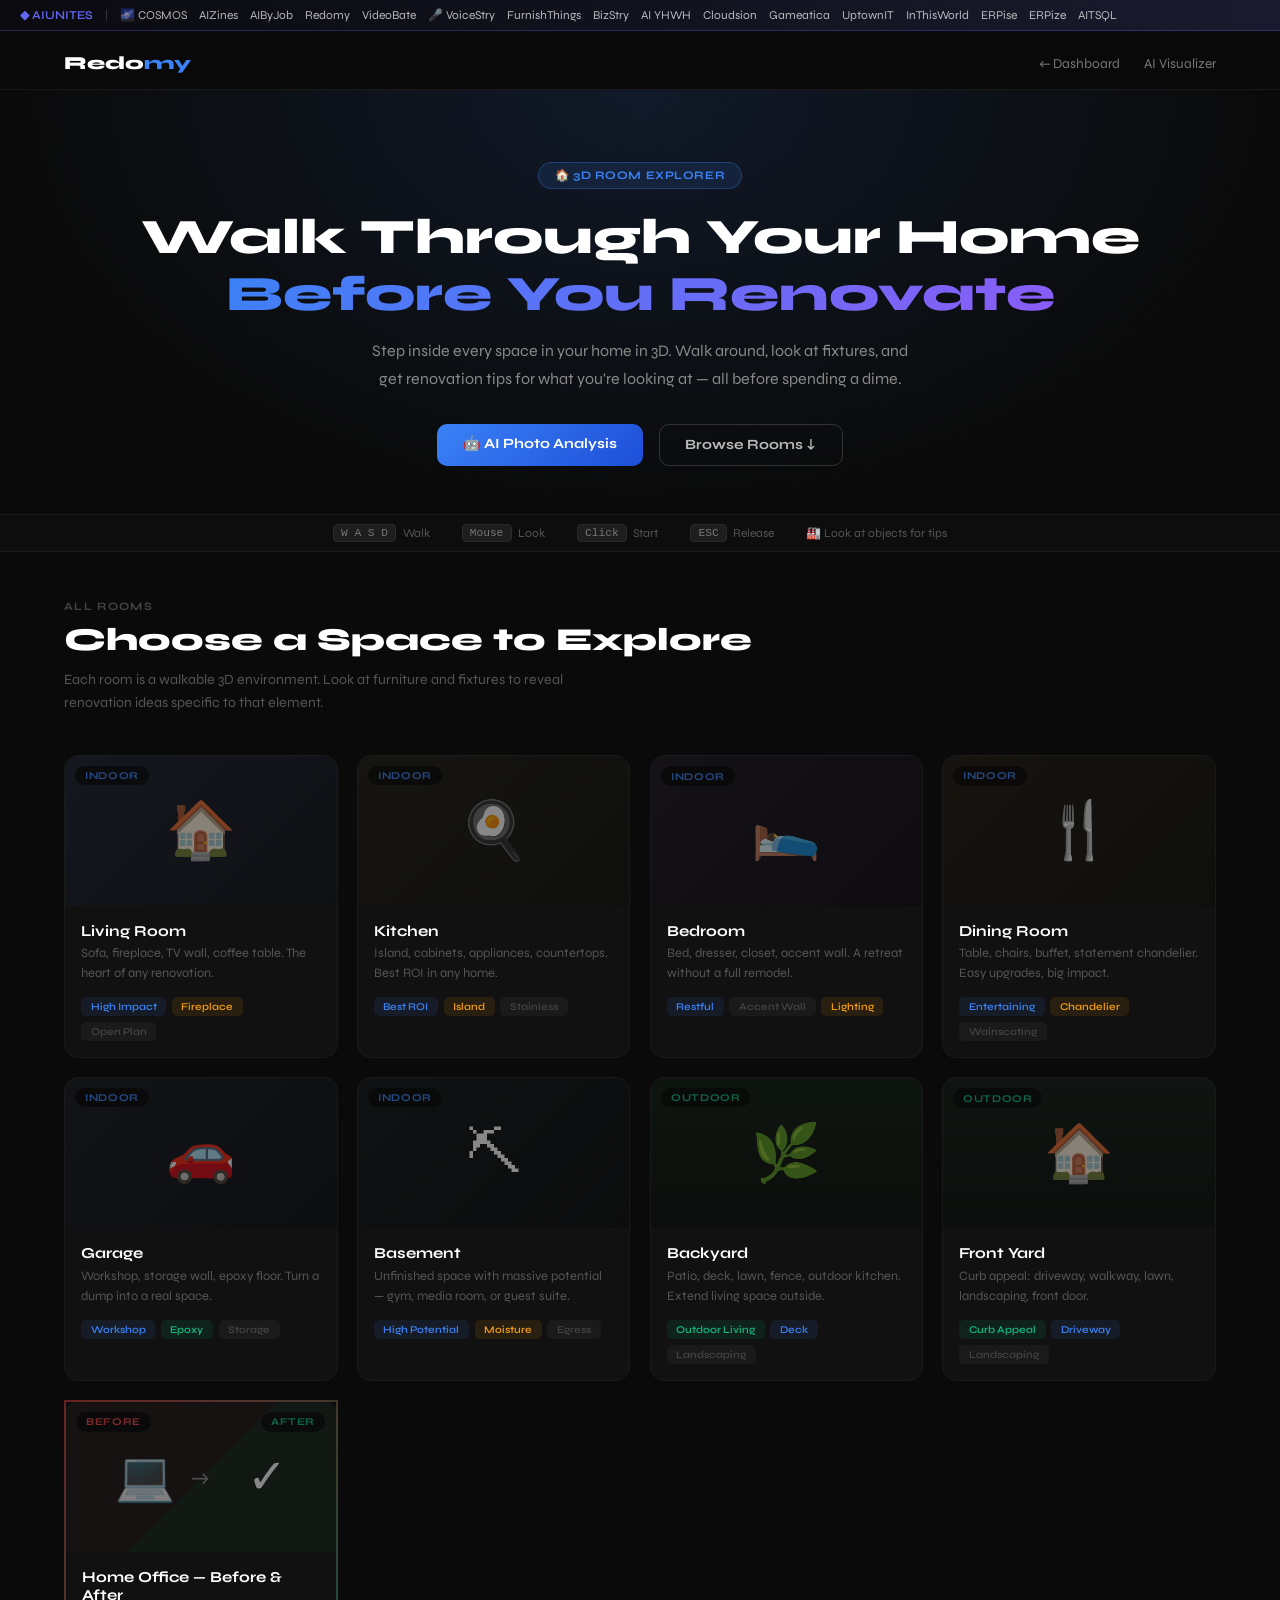
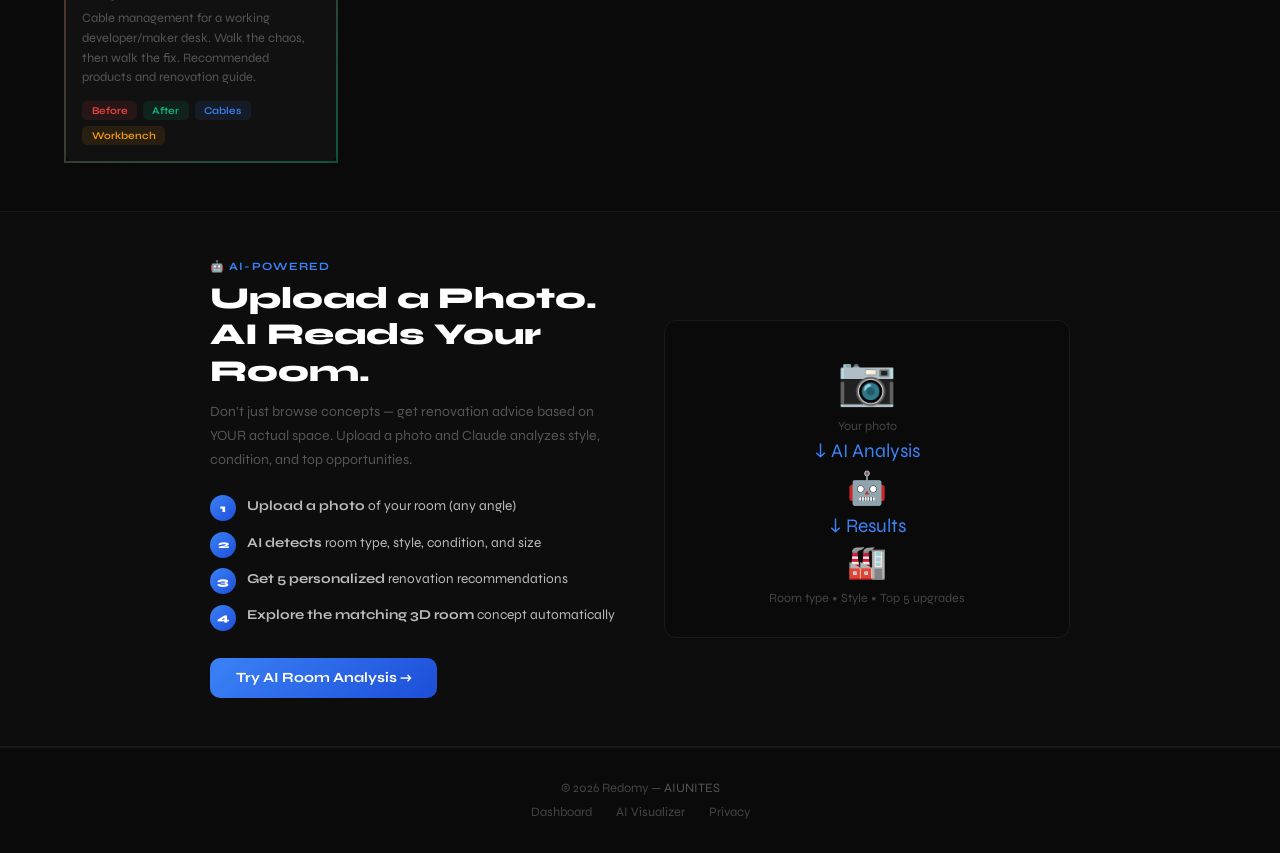
<file: rooms/index.html>
﻿<!DOCTYPE html>
<html lang="en">
<head>
  <meta charset="UTF-8">
  <script async src="https://www.googletagmanager.com/gtag/js?id=G-VP15KRLV6P"></script>
  <script>window.dataLayer=window.dataLayer||[];function gtag(){dataLayer.push(arguments);}gtag('js',new Date());gtag('config','G-VP15KRLV6P');</script>
  <script async src="https://pagead2.googlesyndication.com/pagead/js/adsbygoogle.js?client=ca-pub-4573596965267859" crossorigin="anonymous"></script>
  <meta name="viewport" content="width=device-width, initial-scale=1.0">
  <title>Walk Your Rooms in 3D — Redomy</title>
  <meta name="description" content="Walk through 3D versions of every room in your home. Get renovation ideas for living rooms, kitchens, bedrooms, garages, basements, backyards and more.">
  <link rel="canonical" href="https://redomy.com/rooms/">
  <link rel="preconnect" href="https://fonts.googleapis.com">
  <link rel="preconnect" href="https://fonts.gstatic.com" crossorigin>
  <link href="https://fonts.googleapis.com/css2?family=Syne:wght@400;600;700;800&display=swap" rel="stylesheet">
  <style>
    *{margin:0;padding:0;box-sizing:border-box}
    body{font-family:'Syne',-apple-system,sans-serif;background:#0a0a0a;color:#fff;padding-top:36px}
    a{text-decoration:none;color:inherit}
    .aiunites-bar a:hover,.aiunites-bar .cur{color:#fff!important}
    .aiunites-bar .cur{font-weight:600;text-decoration:underline;text-underline-offset:3px}
    .nav{display:flex;justify-content:space-between;align-items:center;padding:.9rem 5%;background:rgba(10,10,10,.95);backdrop-filter:blur(10px);border-bottom:1px solid #1a1a1a;position:sticky;top:36px;z-index:100}
    .logo{font-size:1.15rem;font-weight:800}.logo span{color:#3b82f6}
    .nav-links{display:flex;gap:1.5rem}.nav-links a{color:#777;font-size:.85rem;transition:color .2s}.nav-links a:hover{color:#fff}
    .hero{padding:4.5rem 5% 3rem;text-align:center;background:radial-gradient(ellipse at 50% 0%,rgba(59,130,246,.13) 0%,transparent 70%);border-bottom:1px solid #1a1a1a}
    .badge{display:inline-flex;align-items:center;gap:.5rem;padding:.35rem 1rem;border-radius:20px;font-size:.72rem;font-weight:700;background:rgba(59,130,246,.12);border:1px solid rgba(59,130,246,.3);color:#3b82f6;margin-bottom:1.25rem;letter-spacing:.05em;text-transform:uppercase}
    .hero h1{font-size:clamp(1.9rem,5vw,3.1rem);font-weight:800;line-height:1.15;margin-bottom:.9rem}
    .hero p{color:#888;max-width:540px;margin:0 auto 2rem;font-size:1rem;line-height:1.7}
    .hero-btns{display:flex;gap:1rem;justify-content:center;flex-wrap:wrap}
    .btn{padding:.72rem 1.6rem;border-radius:10px;font-weight:700;font-size:.88rem;font-family:inherit;border:none;cursor:pointer;transition:all .2s;display:inline-block}
    .btn-blue{background:linear-gradient(135deg,#3b82f6,#1d4ed8);color:#fff}
    .btn-blue:hover{transform:translateY(-2px);box-shadow:0 6px 20px rgba(59,130,246,.4)}
    .btn-out{border:1px solid #333;background:transparent;color:#bbb}
    .btn-out:hover{border-color:#3b82f6;color:#3b82f6}
    .ctrl-bar{background:#0d0d0d;border-bottom:1px solid #1a1a1a;padding:.6rem 5%;display:flex;gap:2rem;justify-content:center;flex-wrap:wrap}
    .ctrl{display:flex;align-items:center;gap:.4rem;font-size:.75rem;color:#555}
    .key{background:#1e1e1e;border:1px solid #2a2a2a;border-radius:4px;padding:.1rem .45rem;font-size:.7rem;color:#777;font-family:monospace}
    .wrap{max-width:1280px;margin:0 auto;padding:3rem 5%}
    .sec-lbl{font-size:.7rem;font-weight:700;text-transform:uppercase;letter-spacing:.12em;color:#444;margin-bottom:.4rem}
    .sec-h{font-size:clamp(1.5rem,3.5vw,2rem);font-weight:800;margin-bottom:.6rem}
    .sec-p{color:#555;font-size:.88rem;line-height:1.65;margin-bottom:2.5rem;max-width:520px}
    .grid{display:grid;grid-template-columns:repeat(auto-fill,minmax(270px,1fr));gap:1.2rem}
    .card{background:#111;border:1px solid #1a1a1a;border-radius:14px;overflow:hidden;transition:all .25s;display:block}
    .card:hover{border-color:#3b82f6;transform:translateY(-3px);box-shadow:0 8px 30px rgba(59,130,246,.15)}
    .card-thumb{height:150px;position:relative;display:flex;align-items:center;justify-content:center;font-size:3.5rem;opacity:.5}
    .card-lbl{position:absolute;top:10px;left:10px;background:rgba(0,0,0,.75);backdrop-filter:blur(6px);padding:.2rem .65rem;border-radius:20px;font-size:.65rem;font-weight:700;text-transform:uppercase;letter-spacing:.05em;color:#3b82f6}
    .card-lbl.out{color:#10b981}
    .card-body{padding:1rem}
    .card-title{font-size:.95rem;font-weight:700;margin-bottom:.3rem}
    .card-desc{font-size:.8rem;color:#555;line-height:1.55;margin-bottom:.8rem}
    .tags{display:flex;gap:.35rem;flex-wrap:wrap}
    .tag{padding:.2rem .6rem;border-radius:5px;font-size:.65rem;font-weight:600;background:#1a1a1a;color:#444}
    .tag.b{background:rgba(59,130,246,.1);color:#3b82f6}
    .tag.g{background:rgba(16,185,129,.1);color:#10b981}
    .tag.a{background:rgba(245,158,11,.1);color:#f59e0b}
    .ai-sec{background:#0d0d0d;border-top:1px solid #1a1a1a;border-bottom:1px solid #1a1a1a;padding:3rem 5%}
    .ai-inner{max-width:860px;margin:0 auto;display:grid;grid-template-columns:1fr 1fr;gap:3rem;align-items:center}
    @media(max-width:680px){.ai-inner{grid-template-columns:1fr}}
    .ai-title{font-size:clamp(1.4rem,3vw,1.9rem);font-weight:800;line-height:1.2;margin-bottom:.65rem}
    .ai-desc{color:#555;font-size:.88rem;line-height:1.7;margin-bottom:1.5rem}
    .steps{display:flex;flex-direction:column;gap:.65rem}
    .step{display:flex;align-items:flex-start;gap:.7rem}
    .step-n{width:26px;height:26px;border-radius:50%;background:linear-gradient(135deg,#3b82f6,#1d4ed8);display:flex;align-items:center;justify-content:center;font-size:.7rem;font-weight:800;flex-shrink:0}
    .step-t{font-size:.85rem;color:#bbb;line-height:1.5;padding-top:.05rem}
    .ai-vis{background:#0a0a0a;border:1px solid #1a1a1a;border-radius:12px;padding:2rem;text-align:center;font-size:.78rem;color:#444}
    .ai-vis-icon{font-size:3rem;margin-bottom:.5rem}
    .ai-vis-arr{color:#3b82f6;font-size:1.2rem;margin:.4rem 0}
    footer{padding:2rem 5%;border-top:1px solid #1a1a1a;text-align:center;color:#444;font-size:.8rem}
    .ft-links{display:flex;gap:1.5rem;justify-content:center;margin-top:.5rem}
    .ft-links a{color:#444}.ft-links a:hover{color:#3b82f6}
  </style>
</head>
<body>
<style>.aiunites-bar{position:fixed;top:0;left:0;right:0;z-index:1100;background:linear-gradient(90deg,#0a0a0f,#1a1a2e);border-bottom:1px solid rgba(99,102,241,.3);padding:8px 0;font-size:12px}.aiunites-bar-content{max-width:1400px;margin:0 auto;padding:0 20px;display:flex;align-items:center;gap:12px;overflow-x:auto;scrollbar-width:none}.aiunites-bar-content::-webkit-scrollbar{display:none}.aiunites-bar a{color:rgba(255,255,255,.7);text-decoration:none;white-space:nowrap;transition:color .2s}.aiunites-bar a:hover{color:#fff}.aiunites-bar-brand{color:#6366f1!important;font-weight:600}.aiunites-bar-brand:hover{color:#818cf8!important}.aiunites-bar-active{color:#fff!important;text-decoration:underline;text-underline-offset:3px}.aiunites-bar-divider{color:rgba(255,255,255,.2)}.wb-arrow{display:none;position:fixed;top:0;width:36px;height:33px;align-items:center;justify-content:center;cursor:pointer;z-index:1102;border:none;padding:0;font-size:16px;line-height:1;color:rgba(255,255,255,.8);transition:color .2s,opacity .2s}.wb-arrow:hover{color:#fff}.wb-left{left:0;background:linear-gradient(90deg,#0d0d1a 55%,transparent)}.wb-right{right:0;background:linear-gradient(270deg,#0d0d1a 55%,transparent)}@media (hover:hover) and (pointer:fine){.wb-arrow{display:flex}}body{padding-top:38px!important}.nav,.site-nav,.main-nav,.landing-nav,.top-nav,nav[class*="nav"]{top:38px!important}</style>
<button class="wb-arrow wb-left" id="wb-left" aria-label="Scroll webring left">&#8249;</button>
<div class="aiunites-bar"><div class="aiunites-bar-content" id="wb-content"><a href="https://aiunites.github.io/aiunites-site/" class="aiunites-bar-brand">&#9670; AIUNITES</a><span class="aiunites-bar-divider">|</span></div></div>
<button class="wb-arrow wb-right" id="wb-right" aria-label="Scroll webring right">&#8250;</button>
<script>(function(){var IS_LOCAL=location.protocol==="file:"||location.hostname==="localhost"||location.hostname==="127.0.0.1";var BASE=IS_LOCAL?"/":"https://aiunites.github.io/";var JSON_URL=IS_LOCAL?"/aiunites-site/data/webring.json":"https://aiunites.github.io/aiunites-site/data/webring.json";var c=document.getElementById("wb-content"),l=document.getElementById("wb-left"),r=document.getElementById("wb-right");function buildBar(sites){sites.forEach(function(s){var a=document.createElement("a");a.href=(IS_LOCAL?BASE+s.repo+"/index.html":BASE+s.repo+"/");a.textContent=s.name;if(location.pathname.indexOf(s.repo)!==-1)a.className="aiunites-bar-active";c.appendChild(a);});setupArrows();}function setupArrows(){if(!c||!l||!r)return;function upd(){var atL=c.scrollLeft<8,atR=c.scrollLeft>=c.scrollWidth-c.clientWidth-8;l.style.opacity=atL?"0":"1";l.style.pointerEvents=atL?"none":"auto";r.style.opacity=atR?"0":"1";r.style.pointerEvents=atR?"none":"auto";}l.onclick=function(){c.scrollBy({left:-220,behavior:"smooth"});};r.onclick=function(){c.scrollBy({left:220,behavior:"smooth"});};c.addEventListener("scroll",upd,{passive:true});upd();}var FB=[{name:"\uD83C\uDF0C COSMOS",repo:"cosmostheopera-site"},{name:"AIZines",repo:"aizines-app"},{name:"AIByJob",repo:"aibyjob-demo"},{name:"Redomy",repo:"redomy-demo"},{name:"VideoBate",repo:"videobate-site"},{name:"\uD83C\uDFA4 VoiceStry",repo:"voicestry-site"},{name:"FurnishThings",repo:"furnishthings-site"},{name:"BizStry",repo:"bizstry-site"},{name:"AI YHWH",repo:"aiyhwh-site"},{name:"Cloudsion",repo:"cloudsion-site"},{name:"Gameatica",repo:"gameatica-site"},{name:"UptownIT",repo:"uptownit-site"},{name:"InThisWorld",repo:"inthisworld-site"},{name:"ERPise",repo:"erpise-site"},{name:"ERPize",repo:"erpize-site"},{name:"AITSQL",repo:"aitsql-site"}];fetch(JSON_URL).then(function(r){return r.json();}).then(buildBar).catch(function(){buildBar(FB);});})()</script>


<nav class="nav">
  <a href="../index.html" class="logo">Redo<span>my</span></a>
  <div class="nav-links">
    <a href="../index.html">&#8592; Dashboard</a>
    <a href="../room-visualizer.html">AI Visualizer</a>
  </div>
</nav>

<section class="hero">
  <div class="badge">&#127968; 3D Room Explorer</div>
  <h1>Walk Through Your Home<br><span style="background:linear-gradient(135deg,#3b82f6,#8b5cf6);-webkit-background-clip:text;-webkit-text-fill-color:transparent;background-clip:text;">Before You Renovate</span></h1>
  <p>Step inside every space in your home in 3D. Walk around, look at fixtures, and get renovation tips for what you're looking at — all before spending a dime.</p>
  <div class="hero-btns">
    <a href="../room-visualizer.html" class="btn btn-blue">&#129302; AI Photo Analysis</a>
    <a href="#rooms" class="btn btn-out" onclick="document.getElementById('rooms').scrollIntoView({behavior:'smooth'});return false">Browse Rooms &#8595;</a>
  </div>
</section>

<div class="ctrl-bar">
  <div class="ctrl"><span class="key">W A S D</span> Walk</div>
  <div class="ctrl"><span class="key">Mouse</span> Look</div>
  <div class="ctrl"><span class="key">Click</span> Start</div>
  <div class="ctrl"><span class="key">ESC</span> Release</div>
  <div class="ctrl">&#127981; Look at objects for tips</div>
</div>

<div class="wrap" id="rooms">
  <div class="sec-lbl">All Rooms</div>
  <h2 class="sec-h">Choose a Space to Explore</h2>
  <p class="sec-p">Each room is a walkable 3D environment. Look at furniture and fixtures to reveal renovation ideas specific to that element.</p>
  <div class="grid">

    <a href="living-room.html" class="card">
      <div class="card-thumb" style="background:linear-gradient(135deg,#1a1f2e,#0d1117)">&#127968;<div class="card-lbl">Indoor</div></div>
      <div class="card-body">
        <div class="card-title">Living Room</div>
        <div class="card-desc">Sofa, fireplace, TV wall, coffee table. The heart of any renovation.</div>
        <div class="tags"><span class="tag b">High Impact</span><span class="tag a">Fireplace</span><span class="tag">Open Plan</span></div>
      </div>
    </a>

    <a href="kitchen.html" class="card">
      <div class="card-thumb" style="background:linear-gradient(135deg,#1e1a14,#0d0f0a)">&#127859;<div class="card-lbl">Indoor</div></div>
      <div class="card-body">
        <div class="card-title">Kitchen</div>
        <div class="card-desc">Island, cabinets, appliances, countertops. Best ROI in any home.</div>
        <div class="tags"><span class="tag b">Best ROI</span><span class="tag a">Island</span><span class="tag">Stainless</span></div>
      </div>
    </a>

    <a href="bedroom.html" class="card">
      <div class="card-thumb" style="background:linear-gradient(135deg,#1a1420,#0d0910)">&#128716;<div class="card-lbl">Indoor</div></div>
      <div class="card-body">
        <div class="card-title">Bedroom</div>
        <div class="card-desc">Bed, dresser, closet, accent wall. A retreat without a full remodel.</div>
        <div class="tags"><span class="tag b">Restful</span><span class="tag">Accent Wall</span><span class="tag a">Lighting</span></div>
      </div>
    </a>

    <a href="dining-room.html" class="card">
      <div class="card-thumb" style="background:linear-gradient(135deg,#1e1710,#0d0e08)">&#127860;<div class="card-lbl">Indoor</div></div>
      <div class="card-body">
        <div class="card-title">Dining Room</div>
        <div class="card-desc">Table, chairs, buffet, statement chandelier. Easy upgrades, big impact.</div>
        <div class="tags"><span class="tag b">Entertaining</span><span class="tag a">Chandelier</span><span class="tag">Wainscoting</span></div>
      </div>
    </a>

    <a href="garage.html" class="card">
      <div class="card-thumb" style="background:linear-gradient(135deg,#141820,#0a0c10)">&#128663;<div class="card-lbl">Indoor</div></div>
      <div class="card-body">
        <div class="card-title">Garage</div>
        <div class="card-desc">Workshop, storage wall, epoxy floor. Turn a dump into a real space.</div>
        <div class="tags"><span class="tag b">Workshop</span><span class="tag g">Epoxy</span><span class="tag">Storage</span></div>
      </div>
    </a>

    <a href="basement.html" class="card">
      <div class="card-thumb" style="background:linear-gradient(135deg,#101416,#08090a)">&#9935;<div class="card-lbl">Indoor</div></div>
      <div class="card-body">
        <div class="card-title">Basement</div>
        <div class="card-desc">Unfinished space with massive potential — gym, media room, or guest suite.</div>
        <div class="tags"><span class="tag b">High Potential</span><span class="tag a">Moisture</span><span class="tag">Egress</span></div>
      </div>
    </a>

    <a href="backyard.html" class="card">
      <div class="card-thumb" style="background:linear-gradient(180deg,#0d1a0f,#080d09)">&#127807;<div class="card-lbl out">Outdoor</div></div>
      <div class="card-body">
        <div class="card-title">Backyard</div>
        <div class="card-desc">Patio, deck, lawn, fence, outdoor kitchen. Extend living space outside.</div>
        <div class="tags"><span class="tag g">Outdoor Living</span><span class="tag b">Deck</span><span class="tag">Landscaping</span></div>
      </div>
    </a>

    <a href="frontyard.html" class="card">
      <div class="card-thumb" style="background:linear-gradient(180deg,#0f1a14,#080e09)">&#127968;<div class="card-lbl out">Outdoor</div></div>
      <div class="card-body">
        <div class="card-title">Front Yard</div>
        <div class="card-desc">Curb appeal: driveway, walkway, lawn, landscaping, front door.</div>
        <div class="tags"><span class="tag g">Curb Appeal</span><span class="tag b">Driveway</span><span class="tag">Landscaping</span></div>
      </div>
    </a>

    <a href="home-office.html" class="card" style="border:2px solid;border-image:linear-gradient(135deg,rgba(239,68,68,.4),rgba(16,185,129,.4)) 1;border-radius:14px">
      <div class="card-thumb" style="background:linear-gradient(135deg,#1f1414 0%,#1f1414 50%,#142018 50%,#142018 100%);position:relative">
        <div style="position:absolute;left:18%;font-size:3rem">&#128187;</div>
        <div style="position:absolute;right:18%;font-size:3rem">&#10003;</div>
        <div style="position:absolute;top:50%;left:50%;transform:translate(-50%,-50%);font-size:1.4rem;color:#888">&#8594;</div>
        <div class="card-lbl" style="color:#ef4444">Before</div>
        <div class="card-lbl out" style="left:auto;right:10px">After</div>
      </div>
      <div class="card-body">
        <div class="card-title">Home Office &mdash; Before &amp; After</div>
        <div class="card-desc">Cable management for a working developer/maker desk. Walk the chaos, then walk the fix. Recommended products and renovation guide.</div>
        <div class="tags"><span class="tag" style="background:rgba(239,68,68,.1);color:#ef4444">Before</span><span class="tag g">After</span><span class="tag b">Cables</span><span class="tag a">Workbench</span></div>
      </div>
    </a>

  </div>
</div>

<div class="ai-sec">
  <div class="ai-inner">
    <div>
      <div style="font-size:.7rem;font-weight:700;text-transform:uppercase;letter-spacing:.1em;color:#3b82f6;margin-bottom:.4rem">&#129302; AI-Powered</div>
      <h2 class="ai-title">Upload a Photo.<br>AI Reads Your Room.</h2>
      <p class="ai-desc">Don't just browse concepts — get renovation advice based on YOUR actual space. Upload a photo and Claude analyzes style, condition, and top opportunities.</p>
      <div class="steps">
        <div class="step"><div class="step-n">1</div><div class="step-t"><strong>Upload a photo</strong> of your room (any angle)</div></div>
        <div class="step"><div class="step-n">2</div><div class="step-t"><strong>AI detects</strong> room type, style, condition, and size</div></div>
        <div class="step"><div class="step-n">3</div><div class="step-t"><strong>Get 5 personalized</strong> renovation recommendations</div></div>
        <div class="step"><div class="step-n">4</div><div class="step-t"><strong>Explore the matching 3D room</strong> concept automatically</div></div>
      </div>
      <br>
      <a href="../room-visualizer.html" class="btn btn-blue" style="margin-top:.5rem">Try AI Room Analysis &#8594;</a>
    </div>
    <div class="ai-vis">
      <div class="ai-vis-icon">&#128247;</div>
      <div>Your photo</div>
      <div class="ai-vis-arr">&#8595; AI Analysis</div>
      <div style="font-size:2rem;margin:.2rem 0">&#129302;</div>
      <div class="ai-vis-arr">&#8595; Results</div>
      <div style="font-size:2rem;margin:.2rem 0">&#127981;</div>
      <div style="margin-top:.5rem">Room type &bull; Style &bull; Top 5 upgrades</div>
    </div>
  </div>
</div>

<footer>
  <div>&#169; 2026 Redomy &mdash; <a href="https://aiunites.github.io/aiunites-site/" style="color:#555">AIUNITES</a></div>
  <div class="ft-links">
    <a href="../index.html">Dashboard</a>
    <a href="../room-visualizer.html">AI Visualizer</a>
    <a href="https://aiunites.github.io/aiunites-site/legal.html#privacy">Privacy</a>
  </div>
</footer>
</body>
</html>
</file>
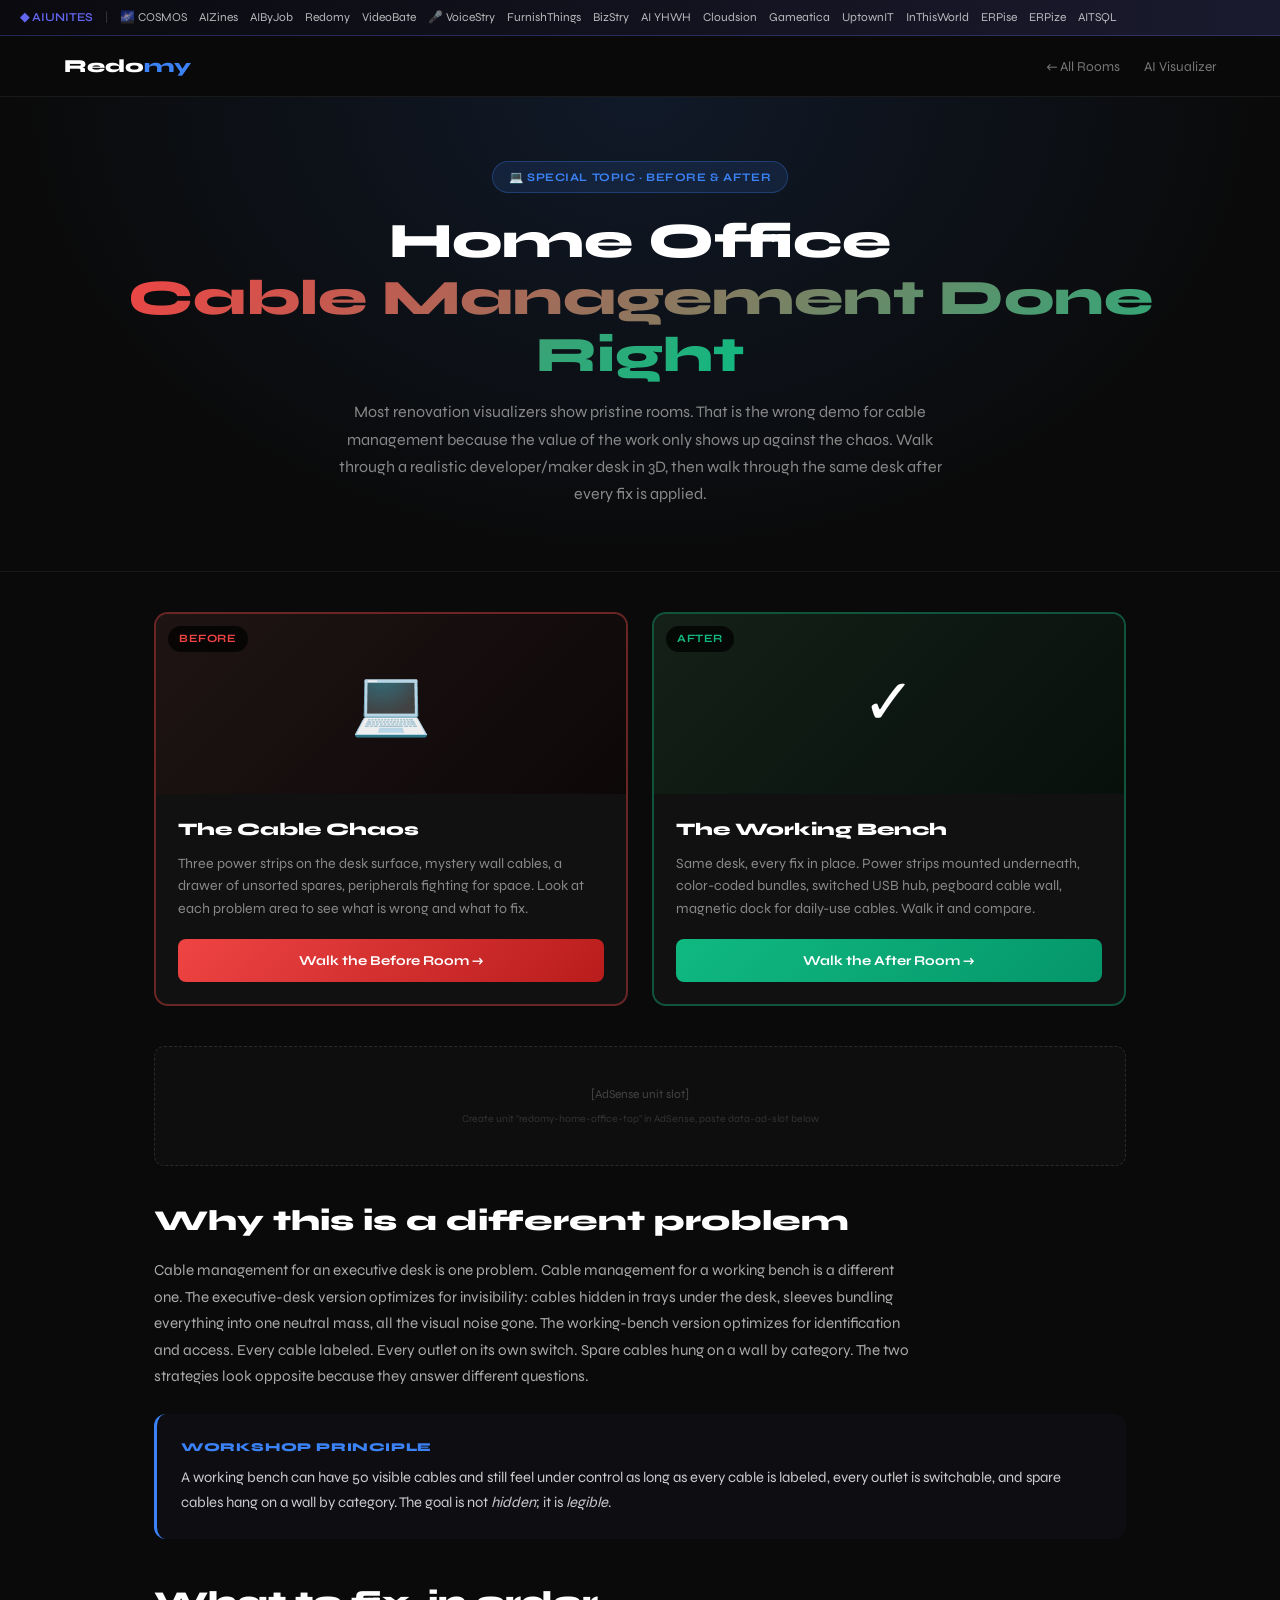
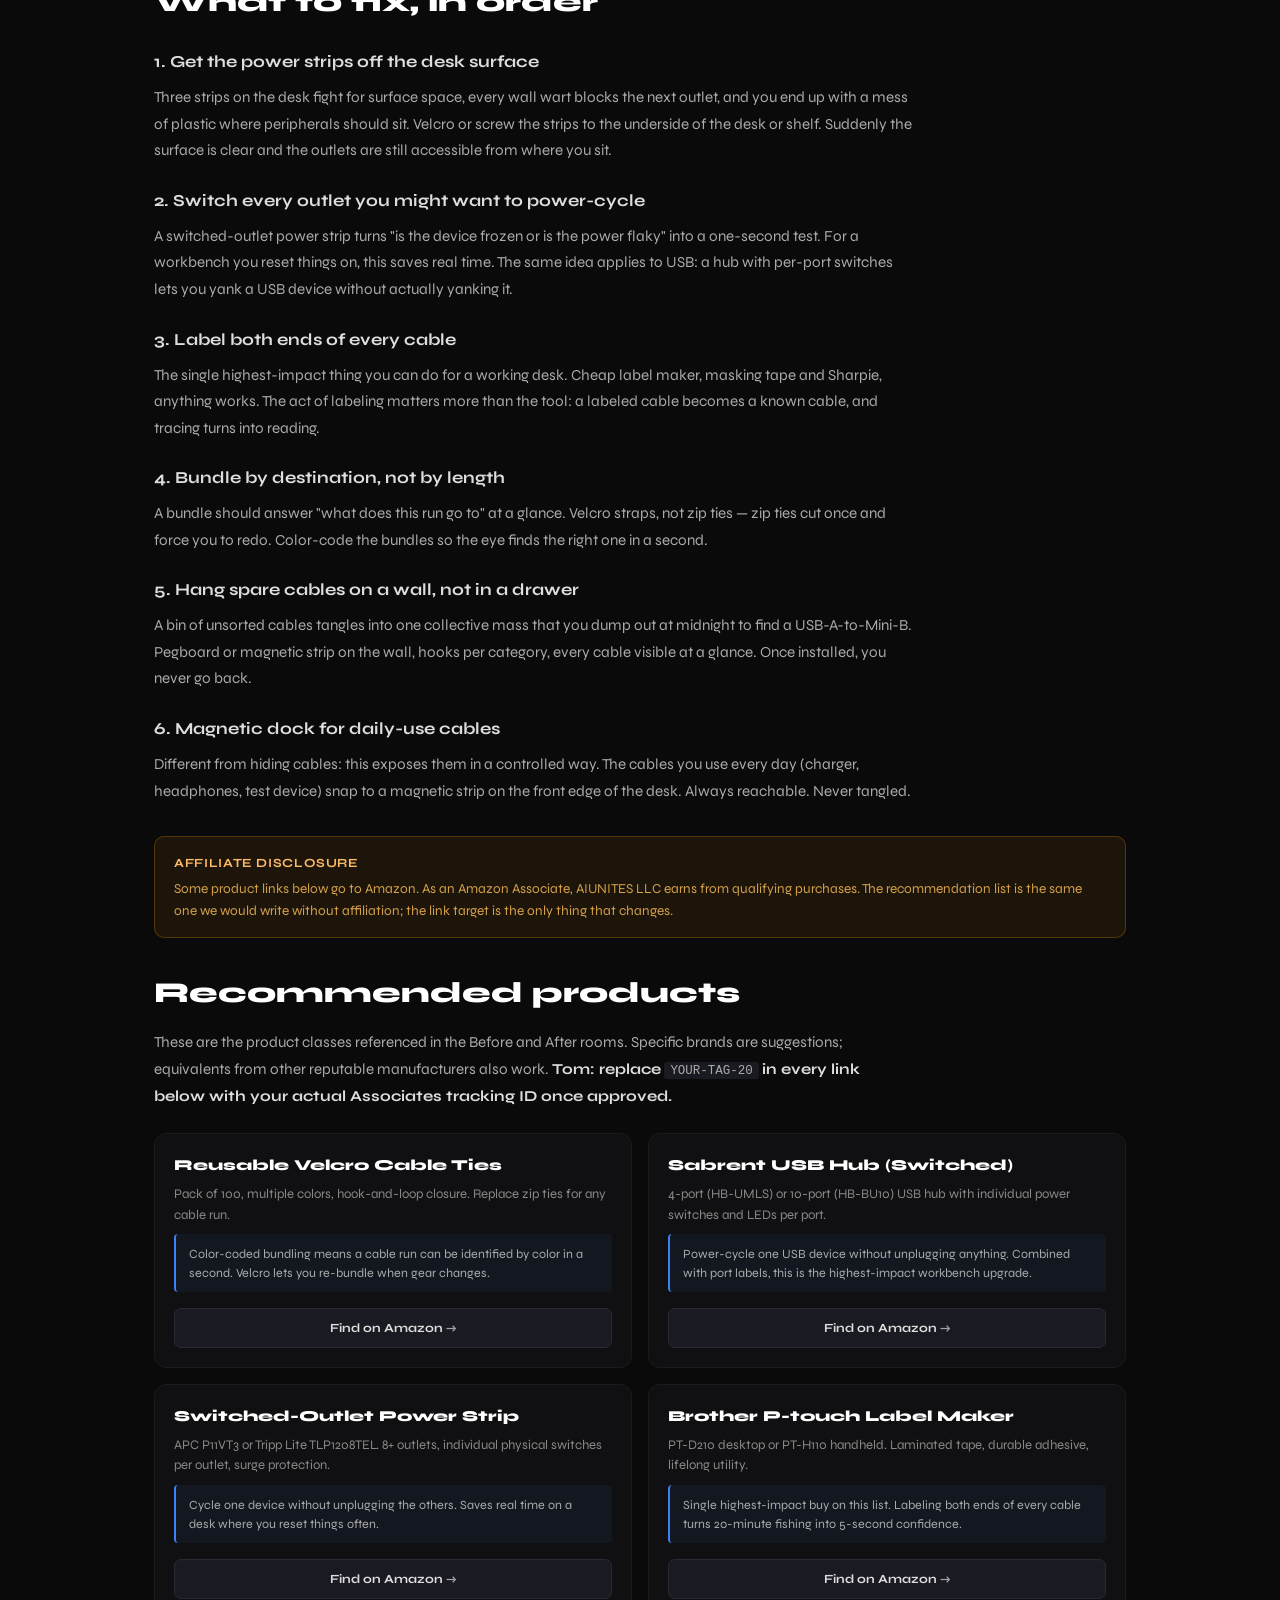
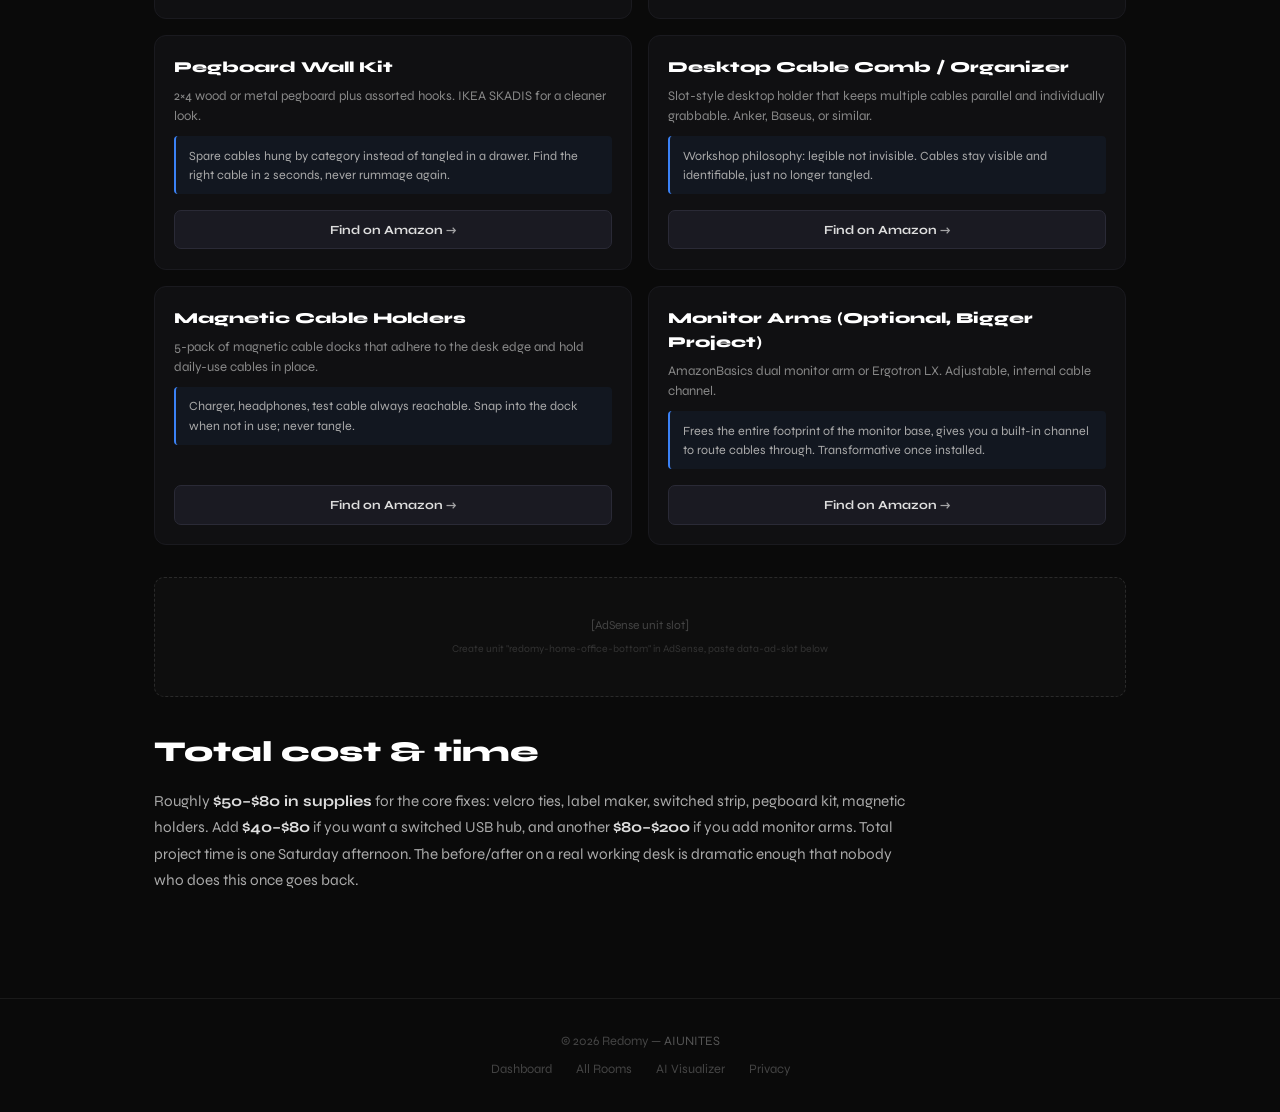
<file: rooms/home-office.html>
﻿<!DOCTYPE html>
<html lang="en">
<head>
  <meta charset="UTF-8">
  <script async src="https://www.googletagmanager.com/gtag/js?id=G-VP15KRLV6P"></script>
  <script>window.dataLayer=window.dataLayer||[];function gtag(){dataLayer.push(arguments);}gtag('js',new Date());gtag('config','G-VP15KRLV6P');</script>
  <script async src="https://pagead2.googlesyndication.com/pagead/js/adsbygoogle.js?client=ca-pub-4573596965267859" crossorigin="anonymous"></script>
  <meta name="viewport" content="width=device-width, initial-scale=1.0">
  <title>Home Office Cable Management &mdash; Before &amp; After | Redomy</title>
  <meta name="description" content="Cable management for a working developer/maker desk. Walk through a 3D Before room with realistic cable chaos, then a 3D After room with every fix in place. Recommended products and renovation guide.">
  <link rel="canonical" href="https://redomy.com/rooms/home-office.html">
  <link rel="preconnect" href="https://fonts.googleapis.com">
  <link rel="preconnect" href="https://fonts.gstatic.com" crossorigin>
  <link href="https://fonts.googleapis.com/css2?family=Syne:wght@400;600;700;800&display=swap" rel="stylesheet">
  <style>
    *{margin:0;padding:0;box-sizing:border-box}
    body{font-family:'Syne',-apple-system,sans-serif;background:#0a0a0a;color:#fff;padding-top:36px;line-height:1.6}
    a{text-decoration:none;color:inherit}
    .nav{display:flex;justify-content:space-between;align-items:center;padding:.9rem 5%;background:rgba(10,10,10,.95);backdrop-filter:blur(10px);border-bottom:1px solid #1a1a1a;position:sticky;top:36px;z-index:100}
    .logo{font-size:1.15rem;font-weight:800}.logo span{color:#3b82f6}
    .nav-links{display:flex;gap:1.5rem}.nav-links a{color:#777;font-size:.85rem;transition:color .2s}.nav-links a:hover{color:#fff}

    .hero{padding:4rem 5% 2.5rem;text-align:center;background:radial-gradient(ellipse at 50% 0%,rgba(59,130,246,.13) 0%,transparent 70%);border-bottom:1px solid #1a1a1a}
    .badge{display:inline-flex;align-items:center;gap:.5rem;padding:.35rem 1rem;border-radius:20px;font-size:.72rem;font-weight:700;background:rgba(59,130,246,.12);border:1px solid rgba(59,130,246,.3);color:#3b82f6;margin-bottom:1.25rem;letter-spacing:.05em;text-transform:uppercase}
    .hero h1{font-size:clamp(1.9rem,5vw,3.1rem);font-weight:800;line-height:1.15;margin-bottom:.9rem}
    .hero h1 span{background:linear-gradient(135deg,#ef4444,#10b981);-webkit-background-clip:text;-webkit-text-fill-color:transparent;background-clip:text}
    .hero p{color:#888;max-width:640px;margin:0 auto 1.5rem;font-size:1rem;line-height:1.7}

    .wrap{max-width:1100px;margin:0 auto;padding:2.5rem 5%}

    .compare{display:grid;grid-template-columns:1fr 1fr;gap:1.5rem;margin-bottom:2.5rem}
    @media(max-width:680px){.compare{grid-template-columns:1fr}}
    .compare-card{background:#111;border:2px solid;border-radius:14px;overflow:hidden;display:flex;flex-direction:column}
    .compare-card.before{border-color:rgba(239,68,68,.4)}
    .compare-card.after{border-color:rgba(16,185,129,.4)}
    .compare-thumb{height:180px;display:flex;align-items:center;justify-content:center;font-size:4rem;position:relative}
    .compare-card.before .compare-thumb{background:linear-gradient(135deg,#1f1414,#0d0808)}
    .compare-card.after .compare-thumb{background:linear-gradient(135deg,#142018,#08100c)}
    .compare-lbl{position:absolute;top:12px;left:12px;background:rgba(0,0,0,.7);backdrop-filter:blur(6px);padding:.25rem .7rem;border-radius:20px;font-size:.7rem;font-weight:700;text-transform:uppercase;letter-spacing:.05em}
    .compare-card.before .compare-lbl{color:#ef4444}
    .compare-card.after .compare-lbl{color:#10b981}
    .compare-body{padding:1.4rem}
    .compare-title{font-size:1.1rem;font-weight:800;margin-bottom:.5rem}
    .compare-desc{font-size:.88rem;color:#888;line-height:1.6;margin-bottom:1.2rem}
    .compare-btn{display:inline-block;padding:.65rem 1.4rem;border-radius:8px;font-weight:700;font-size:.85rem;transition:all .2s;width:100%;text-align:center}
    .compare-card.before .compare-btn{background:linear-gradient(135deg,#ef4444,#b91c1c);color:#fff}
    .compare-card.after .compare-btn{background:linear-gradient(135deg,#10b981,#059669);color:#fff}
    .compare-btn:hover{transform:translateY(-2px)}

    h2.sec-h{font-size:clamp(1.4rem,3vw,1.8rem);font-weight:800;margin-bottom:.8rem;margin-top:0}
    h3.sub-h{font-size:1.05rem;font-weight:700;margin:1.5rem 0 .5rem;color:#ddd}
    .sec-p{color:#aaa;font-size:.95rem;line-height:1.75;margin-bottom:1rem;max-width:760px}
    .sec-p strong{color:#ddd;font-weight:700}

    .ad-slot{margin:2rem 0;min-height:120px;background:rgba(255,255,255,.02);border:1px dashed #2a2a2a;border-radius:10px;display:flex;align-items:center;justify-content:center;color:#444;font-size:.75rem;flex-direction:column;gap:.4rem}
    .ad-slot small{color:#333;font-size:.65rem}

    .disclosure{background:rgba(245,158,11,.08);border:1px solid rgba(245,158,11,.25);border-radius:10px;padding:1rem 1.2rem;margin:2rem 0;font-size:.85rem;color:#d4a04a;line-height:1.6}
    .disclosure strong{color:#fcb968;display:block;margin-bottom:.3rem;font-size:.78rem;text-transform:uppercase;letter-spacing:.05em}

    .products{display:grid;grid-template-columns:repeat(auto-fill,minmax(320px,1fr));gap:1rem;margin-top:1.5rem}
    .product{background:#101012;border:1px solid #1a1a1f;border-radius:12px;padding:1.2rem;transition:border-color .2s;display:flex;flex-direction:column}
    .product:hover{border-color:#3b82f6}
    .product-name{font-size:.95rem;font-weight:800;margin-bottom:.4rem;color:#fff}
    .product-desc{font-size:.82rem;color:#888;line-height:1.55;margin-bottom:.6rem}
    .product-why{font-size:.78rem;color:#aaa;line-height:1.55;margin-bottom:1rem;padding:.6rem .8rem;background:rgba(59,130,246,.06);border-left:2px solid #3b82f6;border-radius:4px}
    .product-link{display:inline-block;padding:.55rem 1rem;border-radius:7px;background:#1a1a22;border:1px solid #2a2a36;color:#ddd;font-size:.78rem;font-weight:700;transition:all .2s;text-align:center;margin-top:auto}
    .product-link:hover{background:#3b82f6;border-color:#3b82f6;color:#fff}
    .product-link::after{content:' \2192';opacity:.7}

    .principle{background:#0d0d12;border-radius:12px;padding:1.5rem;margin:1.5rem 0;border-left:3px solid #3b82f6}
    .principle-h{font-size:.95rem;font-weight:800;color:#3b82f6;margin-bottom:.5rem;text-transform:uppercase;letter-spacing:.05em;font-size:.75rem}
    .principle p{color:#ccc;font-size:.92rem;line-height:1.7}

    footer{padding:2rem 5%;border-top:1px solid #1a1a1a;text-align:center;color:#444;font-size:.8rem;margin-top:3rem}
    .ft-links{display:flex;gap:1.5rem;justify-content:center;margin-top:.5rem;flex-wrap:wrap}
    .ft-links a{color:#444}.ft-links a:hover{color:#3b82f6}
  </style>
<meta property="og:image" content="https://aiunites.github.io/redomy-demo/images/og-image.png"><meta property="og:image:width" content="1200"><meta property="og:image:height" content="630"><script type="application/ld+json">{"@context":"https://schema.org","@type":"Article","headline":"Home Office Cable Management - Before & After","description":"A 3D walk-through guide to cable management for a working developer/maker desk, with before/after rooms and recommended products.","url":"https://redomy.com/rooms/home-office.html"}</script></head>
<body>
<style>.aiunites-bar{position:fixed;top:0;left:0;right:0;z-index:1100;background:linear-gradient(90deg,#0a0a0f,#1a1a2e);border-bottom:1px solid rgba(99,102,241,.3);padding:8px 0;font-size:12px}.aiunites-bar-content{max-width:1400px;margin:0 auto;padding:0 20px;display:flex;align-items:center;gap:12px;overflow-x:auto;scrollbar-width:none}.aiunites-bar-content::-webkit-scrollbar{display:none}.aiunites-bar a{color:rgba(255,255,255,.7);text-decoration:none;white-space:nowrap;transition:color .2s}.aiunites-bar a:hover{color:#fff}.aiunites-bar-brand{color:#6366f1!important;font-weight:600}.aiunites-bar-brand:hover{color:#818cf8!important}.aiunites-bar-active{color:#fff!important;text-decoration:underline;text-underline-offset:3px}.aiunites-bar-divider{color:rgba(255,255,255,.2)}.wb-arrow{display:none;position:fixed;top:0;width:36px;height:33px;align-items:center;justify-content:center;cursor:pointer;z-index:1102;border:none;padding:0;font-size:16px;line-height:1;color:rgba(255,255,255,.8);transition:color .2s,opacity .2s}.wb-arrow:hover{color:#fff}.wb-left{left:0;background:linear-gradient(90deg,#0d0d1a 55%,transparent)}.wb-right{right:0;background:linear-gradient(270deg,#0d0d1a 55%,transparent)}@media (hover:hover) and (pointer:fine){.wb-arrow{display:flex}}body{padding-top:38px!important}.nav,.site-nav,.main-nav,.landing-nav,.top-nav,nav[class*="nav"]{top:38px!important}</style>
<button class="wb-arrow wb-left" id="wb-left" aria-label="Scroll webring left">&#8249;</button>
<div class="aiunites-bar"><div class="aiunites-bar-content" id="wb-content"><a href="https://aiunites.github.io/aiunites-site/" class="aiunites-bar-brand">&#9670; AIUNITES</a><span class="aiunites-bar-divider">|</span></div></div>
<button class="wb-arrow wb-right" id="wb-right" aria-label="Scroll webring right">&#8250;</button>
<script>(function(){var IS_LOCAL=location.protocol==="file:"||location.hostname==="localhost"||location.hostname==="127.0.0.1";var BASE=IS_LOCAL?"/":"https://aiunites.github.io/";var JSON_URL=IS_LOCAL?"/aiunites-site/data/webring.json":"https://aiunites.github.io/aiunites-site/data/webring.json";var c=document.getElementById("wb-content"),l=document.getElementById("wb-left"),r=document.getElementById("wb-right");function buildBar(sites){sites.forEach(function(s){var a=document.createElement("a");a.href=(IS_LOCAL?BASE+s.repo+"/index.html":BASE+s.repo+"/");a.textContent=s.name;if(location.pathname.indexOf(s.repo)!==-1)a.className="aiunites-bar-active";c.appendChild(a);});setupArrows();}function setupArrows(){if(!c||!l||!r)return;function upd(){var atL=c.scrollLeft<8,atR=c.scrollLeft>=c.scrollWidth-c.clientWidth-8;l.style.opacity=atL?"0":"1";l.style.pointerEvents=atL?"none":"auto";r.style.opacity=atR?"0":"1";r.style.pointerEvents=atR?"none":"auto";}l.onclick=function(){c.scrollBy({left:-220,behavior:"smooth"});};r.onclick=function(){c.scrollBy({left:220,behavior:"smooth"});};c.addEventListener("scroll",upd,{passive:true});upd();}var FB=[{name:"\uD83C\uDF0C COSMOS",repo:"cosmostheopera-site"},{name:"AIZines",repo:"aizines-app"},{name:"AIByJob",repo:"aibyjob-demo"},{name:"Redomy",repo:"redomy-demo"},{name:"VideoBate",repo:"videobate-site"},{name:"\uD83C\uDFA4 VoiceStry",repo:"voicestry-site"},{name:"FurnishThings",repo:"furnishthings-site"},{name:"BizStry",repo:"bizstry-site"},{name:"AI YHWH",repo:"aiyhwh-site"},{name:"Cloudsion",repo:"cloudsion-site"},{name:"Gameatica",repo:"gameatica-site"},{name:"UptownIT",repo:"uptownit-site"},{name:"InThisWorld",repo:"inthisworld-site"},{name:"ERPise",repo:"erpise-site"},{name:"ERPize",repo:"erpize-site"},{name:"AITSQL",repo:"aitsql-site"}];fetch(JSON_URL).then(function(r){return r.json();}).then(buildBar).catch(function(){buildBar(FB);});})()</script>

<nav class="nav">
  <a href="../index.html" class="logo">Redo<span>my</span></a>
  <div class="nav-links">
    <a href="index.html">&#8592; All Rooms</a>
    <a href="../room-visualizer.html">AI Visualizer</a>
  </div>
</nav>

<section class="hero">
  <div class="badge">&#128187; Special Topic &middot; Before &amp; After</div>
  <h1>Home Office<br><span>Cable Management Done Right</span></h1>
  <p>Most renovation visualizers show pristine rooms. That is the wrong demo for cable management because the value of the work only shows up against the chaos. Walk through a realistic developer/maker desk in 3D, then walk through the same desk after every fix is applied.</p>
</section>

<div class="wrap">

  <!-- ── COMPARE: Before / After 3D Rooms ─────────────────────────────── -->
  <div class="compare">
    <div class="compare-card before">
      <div class="compare-thumb">
        &#128187;
        <div class="compare-lbl">Before</div>
      </div>
      <div class="compare-body">
        <div class="compare-title">The Cable Chaos</div>
        <div class="compare-desc">Three power strips on the desk surface, mystery wall cables, a drawer of unsorted spares, peripherals fighting for space. Look at each problem area to see what is wrong and what to fix.</div>
        <a href="home-office-before.html" class="compare-btn">Walk the Before Room &#8594;</a>
      </div>
    </div>
    <div class="compare-card after">
      <div class="compare-thumb">
        &#10003;
        <div class="compare-lbl">After</div>
      </div>
      <div class="compare-body">
        <div class="compare-title">The Working Bench</div>
        <div class="compare-desc">Same desk, every fix in place. Power strips mounted underneath, color-coded bundles, switched USB hub, pegboard cable wall, magnetic dock for daily-use cables. Walk it and compare.</div>
        <a href="home-office-after.html" class="compare-btn">Walk the After Room &#8594;</a>
      </div>
    </div>
  </div>

  <!-- ── AdSense slot 1 (after the hero CTA, before reading content) ──── -->
  <div class="ad-slot">
    [AdSense unit slot]
    <small>Create unit "redomy-home-office-top" in AdSense, paste data-ad-slot below</small>
  </div>
  <!--
  <ins class="adsbygoogle"
       style="display:block;margin:2rem 0"
       data-ad-client="ca-pub-4573596965267859"
       data-ad-slot=""
       data-ad-format="auto"
       data-full-width-responsive="true"></ins>
  <script>(adsbygoogle = window.adsbygoogle || []).push({});</script>
  -->

  <!-- ── Long-form content ─────────────────────────────────────────────── -->
  <h2 class="sec-h">Why this is a different problem</h2>
  <p class="sec-p">Cable management for an executive desk is one problem. Cable management for a working bench is a different one. The executive-desk version optimizes for invisibility: cables hidden in trays under the desk, sleeves bundling everything into one neutral mass, all the visual noise gone. The working-bench version optimizes for identification and access. Every cable labeled. Every outlet on its own switch. Spare cables hung on a wall by category. The two strategies look opposite because they answer different questions.</p>

  <div class="principle">
    <div class="principle-h">Workshop principle</div>
    <p>A working bench can have 50 visible cables and still feel under control as long as every cable is labeled, every outlet is switchable, and spare cables hang on a wall by category. The goal is not <em>hidden</em>; it is <em>legible</em>.</p>
  </div>

  <h2 class="sec-h" style="margin-top:2.5rem">What to fix, in order</h2>

  <h3 class="sub-h">1. Get the power strips off the desk surface</h3>
  <p class="sec-p">Three strips on the desk fight for surface space, every wall wart blocks the next outlet, and you end up with a mess of plastic where peripherals should sit. Velcro or screw the strips to the underside of the desk or shelf. Suddenly the surface is clear and the outlets are still accessible from where you sit.</p>

  <h3 class="sub-h">2. Switch every outlet you might want to power-cycle</h3>
  <p class="sec-p">A switched-outlet power strip turns "is the device frozen or is the power flaky" into a one-second test. For a workbench you reset things on, this saves real time. The same idea applies to USB: a hub with per-port switches lets you yank a USB device without actually yanking it.</p>

  <h3 class="sub-h">3. Label both ends of every cable</h3>
  <p class="sec-p">The single highest-impact thing you can do for a working desk. Cheap label maker, masking tape and Sharpie, anything works. The act of labeling matters more than the tool: a labeled cable becomes a known cable, and tracing turns into reading.</p>

  <h3 class="sub-h">4. Bundle by destination, not by length</h3>
  <p class="sec-p">A bundle should answer "what does this run go to" at a glance. Velcro straps, not zip ties — zip ties cut once and force you to redo. Color-code the bundles so the eye finds the right one in a second.</p>

  <h3 class="sub-h">5. Hang spare cables on a wall, not in a drawer</h3>
  <p class="sec-p">A bin of unsorted cables tangles into one collective mass that you dump out at midnight to find a USB-A-to-Mini-B. Pegboard or magnetic strip on the wall, hooks per category, every cable visible at a glance. Once installed, you never go back.</p>

  <h3 class="sub-h">6. Magnetic dock for daily-use cables</h3>
  <p class="sec-p">Different from hiding cables: this exposes them in a controlled way. The cables you use every day (charger, headphones, test device) snap to a magnetic strip on the front edge of the desk. Always reachable. Never tangled.</p>

  <!-- ── FTC + Amazon Associates Disclosure (required, conspicuous) ───── -->
  <div class="disclosure">
    <strong>Affiliate disclosure</strong>
    Some product links below go to Amazon. As an Amazon Associate, AIUNITES LLC earns from qualifying purchases. The recommendation list is the same one we would write without affiliation; the link target is the only thing that changes.
  </div>

  <!-- ── Recommended products (Amazon Associates affiliate links) ────── -->
  <h2 class="sec-h">Recommended products</h2>
  <p class="sec-p">These are the product classes referenced in the Before and After rooms. Specific brands are suggestions; equivalents from other reputable manufacturers also work. <strong>Tom: replace</strong> <code style="background:#1a1a22;padding:.1rem .4rem;border-radius:3px;font-family:monospace;font-size:.78rem">YOUR-TAG-20</code> <strong>in every link below with your actual Associates tracking ID once approved.</strong></p>

  <div class="products">

    <div class="product">
      <div class="product-name">Reusable Velcro Cable Ties</div>
      <div class="product-desc">Pack of 100, multiple colors, hook-and-loop closure. Replace zip ties for any cable run.</div>
      <div class="product-why">Color-coded bundling means a cable run can be identified by color in a second. Velcro lets you re-bundle when gear changes.</div>
      <a href="https://www.amazon.com/s?k=reusable+velcro+cable+ties+colored&tag=YOUR-TAG-20" class="product-link" rel="nofollow noopener" target="_blank">Find on Amazon</a>
    </div>

    <div class="product">
      <div class="product-name">Sabrent USB Hub (Switched)</div>
      <div class="product-desc">4-port (HB-UMLS) or 10-port (HB-BU10) USB hub with individual power switches and LEDs per port.</div>
      <div class="product-why">Power-cycle one USB device without unplugging anything. Combined with port labels, this is the highest-impact workbench upgrade.</div>
      <a href="https://www.amazon.com/s?k=Sabrent+HB-UMLS+switched+usb+hub&tag=YOUR-TAG-20" class="product-link" rel="nofollow noopener" target="_blank">Find on Amazon</a>
    </div>

    <div class="product">
      <div class="product-name">Switched-Outlet Power Strip</div>
      <div class="product-desc">APC P11VT3 or Tripp Lite TLP1208TEL. 8+ outlets, individual physical switches per outlet, surge protection.</div>
      <div class="product-why">Cycle one device without unplugging the others. Saves real time on a desk where you reset things often.</div>
      <a href="https://www.amazon.com/s?k=APC+P11VT3+switched+power+strip&tag=YOUR-TAG-20" class="product-link" rel="nofollow noopener" target="_blank">Find on Amazon</a>
    </div>

    <div class="product">
      <div class="product-name">Brother P-touch Label Maker</div>
      <div class="product-desc">PT-D210 desktop or PT-H110 handheld. Laminated tape, durable adhesive, lifelong utility.</div>
      <div class="product-why">Single highest-impact buy on this list. Labeling both ends of every cable turns 20-minute fishing into 5-second confidence.</div>
      <a href="https://www.amazon.com/s?k=Brother+P-touch+PT-D210&tag=YOUR-TAG-20" class="product-link" rel="nofollow noopener" target="_blank">Find on Amazon</a>
    </div>

    <div class="product">
      <div class="product-name">Pegboard Wall Kit</div>
      <div class="product-desc">2&times;4 wood or metal pegboard plus assorted hooks. IKEA SKADIS for a cleaner look.</div>
      <div class="product-why">Spare cables hung by category instead of tangled in a drawer. Find the right cable in 2 seconds, never rummage again.</div>
      <a href="https://www.amazon.com/s?k=pegboard+wall+kit+with+hooks&tag=YOUR-TAG-20" class="product-link" rel="nofollow noopener" target="_blank">Find on Amazon</a>
    </div>

    <div class="product">
      <div class="product-name">Desktop Cable Comb / Organizer</div>
      <div class="product-desc">Slot-style desktop holder that keeps multiple cables parallel and individually grabbable. Anker, Baseus, or similar.</div>
      <div class="product-why">Workshop philosophy: legible not invisible. Cables stay visible and identifiable, just no longer tangled.</div>
      <a href="https://www.amazon.com/s?k=desktop+cable+holder+slots+organizer&tag=YOUR-TAG-20" class="product-link" rel="nofollow noopener" target="_blank">Find on Amazon</a>
    </div>

    <div class="product">
      <div class="product-name">Magnetic Cable Holders</div>
      <div class="product-desc">5-pack of magnetic cable docks that adhere to the desk edge and hold daily-use cables in place.</div>
      <div class="product-why">Charger, headphones, test cable always reachable. Snap into the dock when not in use; never tangle.</div>
      <a href="https://www.amazon.com/s?k=magnetic+cable+holder+desk&tag=YOUR-TAG-20" class="product-link" rel="nofollow noopener" target="_blank">Find on Amazon</a>
    </div>

    <div class="product">
      <div class="product-name">Monitor Arms (Optional, Bigger Project)</div>
      <div class="product-desc">AmazonBasics dual monitor arm or Ergotron LX. Adjustable, internal cable channel.</div>
      <div class="product-why">Frees the entire footprint of the monitor base, gives you a built-in channel to route cables through. Transformative once installed.</div>
      <a href="https://www.amazon.com/s?k=dual+monitor+arm+cable+management&tag=YOUR-TAG-20" class="product-link" rel="nofollow noopener" target="_blank">Find on Amazon</a>
    </div>

  </div>

  <!-- ── AdSense slot 2 (after products, before final wrap-up) ────────── -->
  <div class="ad-slot">
    [AdSense unit slot]
    <small>Create unit "redomy-home-office-bottom" in AdSense, paste data-ad-slot below</small>
  </div>
  <!--
  <ins class="adsbygoogle"
       style="display:block;margin:2rem 0"
       data-ad-client="ca-pub-4573596965267859"
       data-ad-slot=""
       data-ad-format="auto"
       data-full-width-responsive="true"></ins>
  <script>(adsbygoogle = window.adsbygoogle || []).push({});</script>
  -->

  <h2 class="sec-h">Total cost &amp; time</h2>
  <p class="sec-p">Roughly <strong>$50&ndash;$80 in supplies</strong> for the core fixes: velcro ties, label maker, switched strip, pegboard kit, magnetic holders. Add <strong>$40&ndash;$80</strong> if you want a switched USB hub, and another <strong>$80&ndash;$200</strong> if you add monitor arms. Total project time is one Saturday afternoon. The before/after on a real working desk is dramatic enough that nobody who does this once goes back.</p>

</div>

<footer>
  <div>&#169; 2026 Redomy &mdash; <a href="https://aiunites.github.io/aiunites-site/" style="color:#555">AIUNITES</a></div>
  <div class="ft-links">
    <a href="../index.html">Dashboard</a>
    <a href="index.html">All Rooms</a>
    <a href="../room-visualizer.html">AI Visualizer</a>
    <a href="https://aiunites.github.io/aiunites-site/legal.html#privacy">Privacy</a>
  </div>
</footer>
</body>
</html>
</file>
